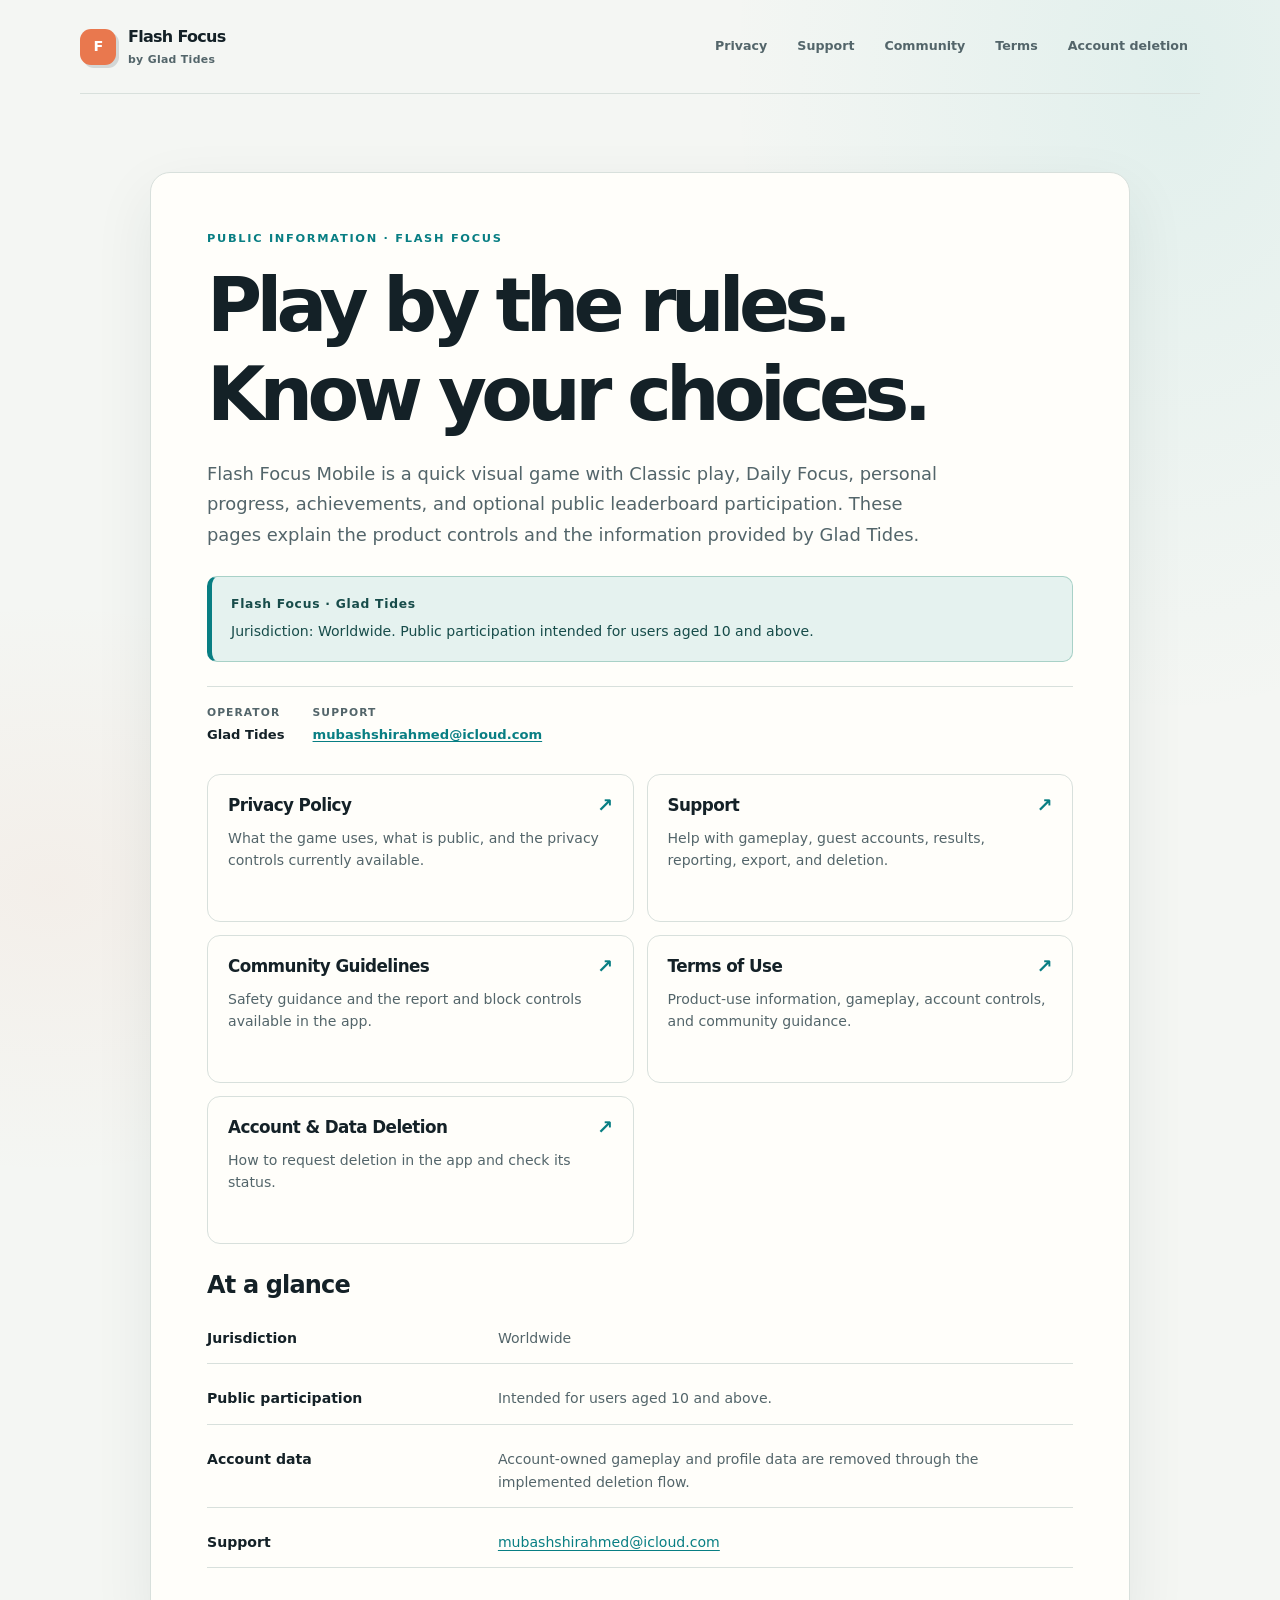
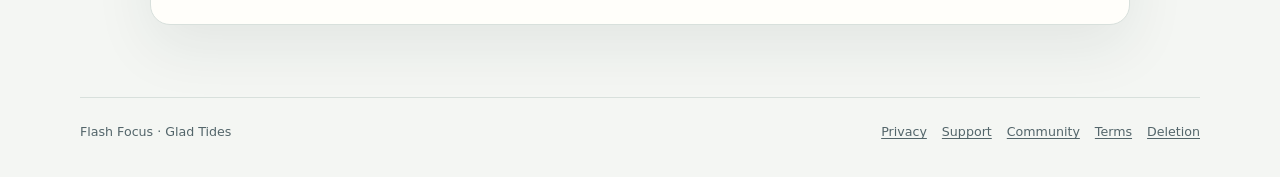
<file: index.html>
<!doctype html>
<html lang="en">
  <head>
    <meta charset="utf-8">
    <meta name="viewport" content="width=device-width, initial-scale=1">
    <meta name="color-scheme" content="light dark">
    <meta name="robots" content="index, follow">
    <meta name="description" content="Official Flash Focus information for privacy, support, community guidelines, terms of use, and account deletion.">
    <meta property="og:type" content="website">
    <meta property="og:title" content="Flash Focus — Public Information">
    <meta property="og:description" content="Flash Focus privacy, support, community guidelines, terms of use, and account-deletion information.">
    <title>Flash Focus — Player Information</title>
    <link rel="icon" href="./favicon.svg" type="image/svg+xml">
    <link rel="stylesheet" href="./site.css">
  </head>
  <body>
    <div class="site-shell">
      <header class="masthead">
        <a class="brand" href="./index.html" aria-label="Flash Focus public information home">
          <span class="brand-mark" aria-hidden="true">F</span>
          <span>Flash Focus <span class="brand-subtitle">by Glad Tides</span></span>
        </a>
        <nav class="primary-nav" aria-label="Public information">
          <a href="./privacy-policy.html">Privacy</a>
          <a href="./support.html">Support</a>
          <a href="./community-guidelines.html">Community</a>
          <a href="./terms.html">Terms</a>
          <a href="./account-deletion.html">Account deletion</a>
        </nav>
      </header>
      <main class="page-main">
        <section class="page-content home-content" aria-labelledby="page-title">
          <p class="eyebrow">Public information · Flash Focus</p>
          <h1 id="page-title">Play by the rules. Know your choices.</h1>
          <p class="lede">Flash Focus Mobile is a quick visual game with Classic play, Daily Focus, personal progress, achievements, and optional public leaderboard participation. These pages explain the product controls and the information provided by Glad Tides.</p>
          <aside class="policy-note" aria-label="Operator and participation information">
            <strong>Flash Focus · Glad Tides</strong>
            <p>Jurisdiction: Worldwide. Public participation intended for users aged 10 and above.</p>
          </aside>
          <dl class="metadata">
            <div><dt>Operator</dt><dd>Glad Tides</dd></div>
            <div><dt>Support</dt><dd><a href="mailto:mubashshirahmed@icloud.com">mubashshirahmed@icloud.com</a></dd></div>
          </dl>
          <div class="page-grid" aria-label="Flash Focus information pages">
            <a class="page-card" href="./privacy-policy.html">
              <h2>Privacy Policy</h2>
              <p>What the game uses, what is public, and the privacy controls currently available.</p>
            </a>
            <a class="page-card" href="./support.html">
              <h2>Support</h2>
              <p>Help with gameplay, guest accounts, results, reporting, export, and deletion.</p>
            </a>
            <a class="page-card" href="./community-guidelines.html">
              <h2>Community Guidelines</h2>
              <p>Safety guidance and the report and block controls available in the app.</p>
            </a>
            <a class="page-card" href="./terms.html">
              <h2>Terms of Use</h2>
              <p>Product-use information, gameplay, account controls, and community guidance.</p>
            </a>
            <a class="page-card" href="./account-deletion.html">
              <h2>Account &amp; Data Deletion</h2>
              <p>How to request deletion in the app and check its status.</p>
            </a>
          </div>
          <section class="content-section">
            <h2>At a glance</h2>
            <dl class="status-list">
              <div class="status-row"><dt>Jurisdiction</dt><dd>Worldwide</dd></div>
              <div class="status-row"><dt>Public participation</dt><dd>Intended for users aged 10 and above.</dd></div>
              <div class="status-row"><dt>Account data</dt><dd>Account-owned gameplay and profile data are removed through the implemented deletion flow.</dd></div>
              <div class="status-row"><dt>Support</dt><dd><a href="mailto:mubashshirahmed@icloud.com">mubashshirahmed@icloud.com</a></dd></div>
            </dl>
          </section>
        </section>
      </main>
      <footer class="site-footer">
        <div class="footer-inner">
          <p>Flash Focus · Glad Tides</p>
          <nav aria-label="Footer pages">
            <a href="./privacy-policy.html">Privacy</a>
            <a href="./support.html">Support</a>
            <a href="./community-guidelines.html">Community</a>
            <a href="./terms.html">Terms</a>
            <a href="./account-deletion.html">Deletion</a>
          </nav>
        </div>
      </footer>
    </div>
  </body>
</html>
</file>
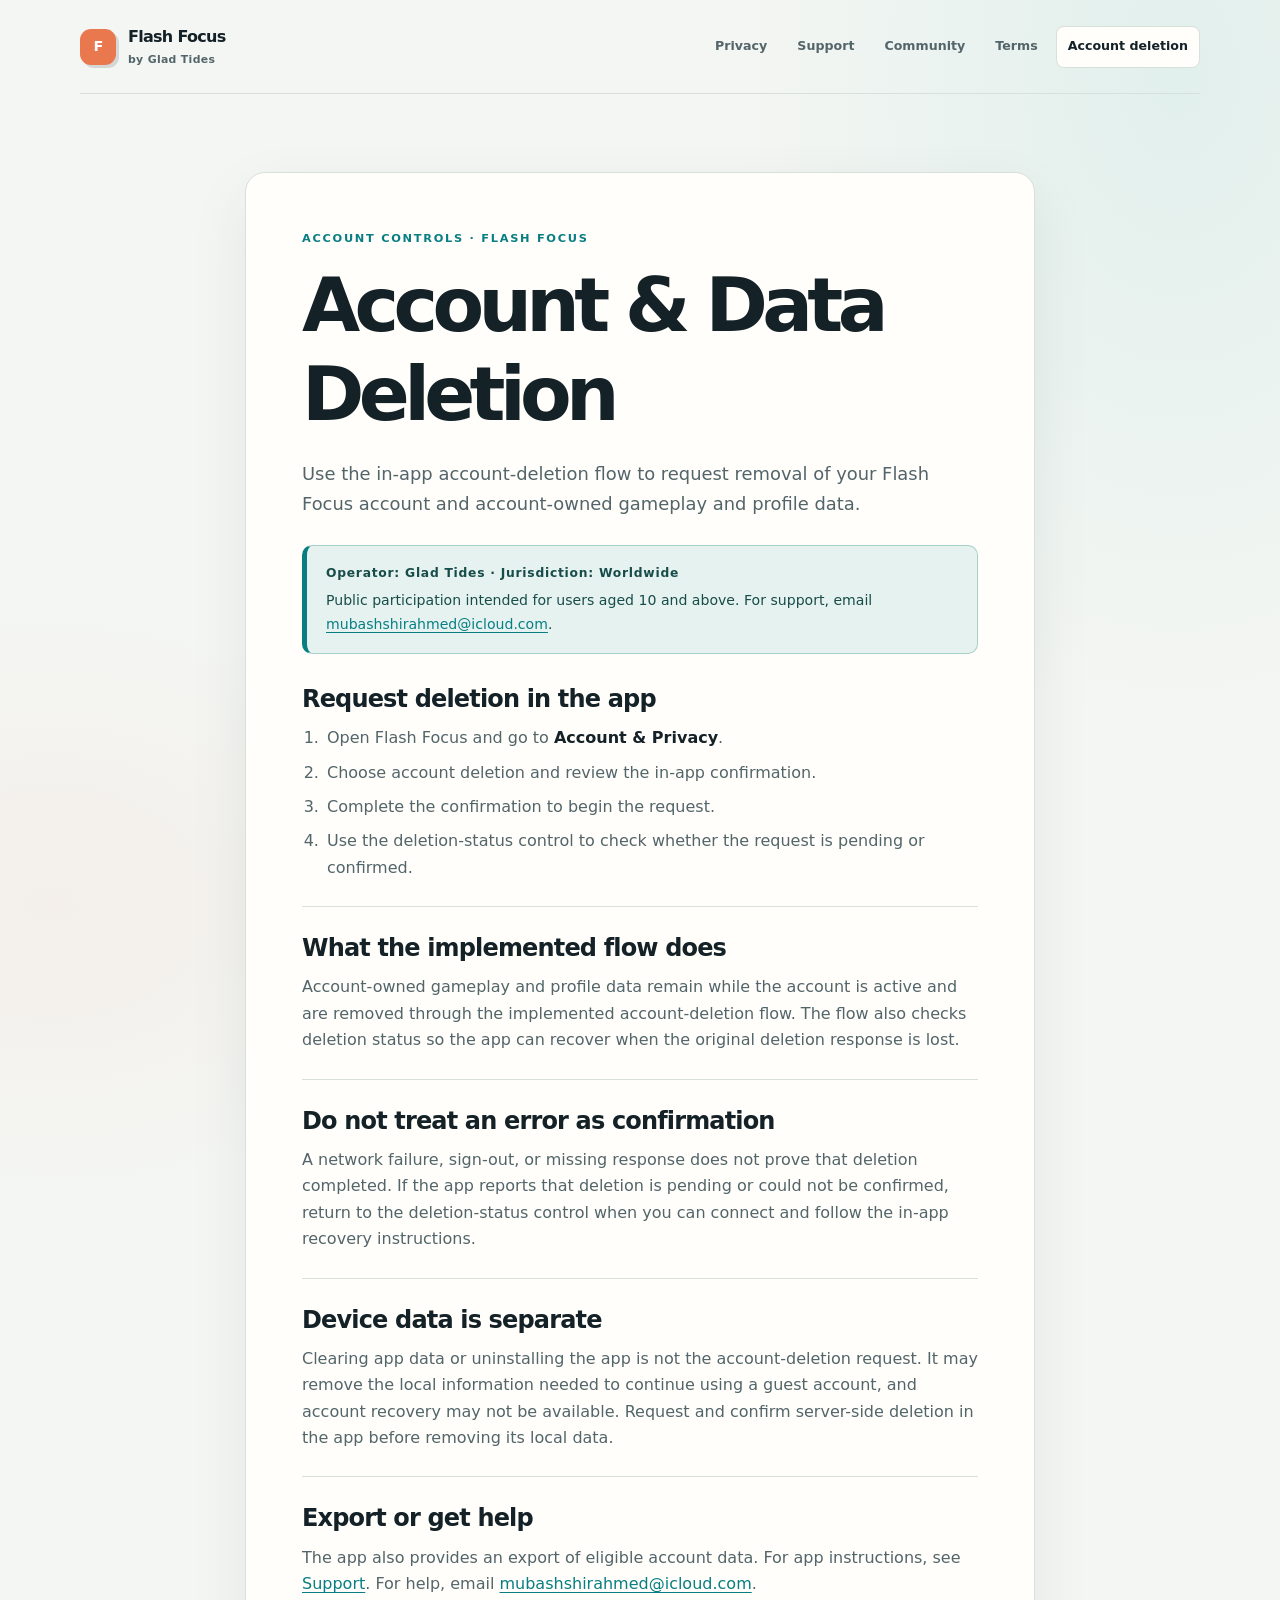
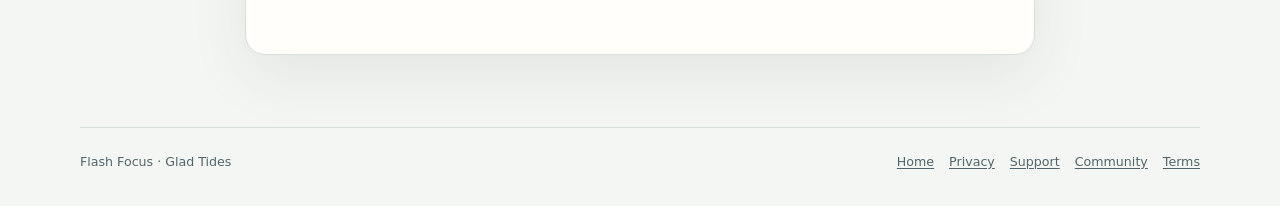
<file: account-deletion.html>
<!doctype html>
<html lang="en">
  <head>
    <meta charset="utf-8">
    <meta name="viewport" content="width=device-width, initial-scale=1">
    <meta name="color-scheme" content="light dark">
    <meta name="robots" content="index, follow">
    <meta name="description" content="How to request Flash Focus account deletion and check its status in the app.">
    <meta property="og:type" content="website">
    <meta property="og:title" content="Account &amp; Data Deletion — Flash Focus">
    <meta property="og:description" content="Use the in-app deletion flow and check its status. Device-data removal is not the same as account deletion.">
    <title>Account &amp; Data Deletion — Flash Focus</title>
    <link rel="icon" href="./favicon.svg" type="image/svg+xml">
    <link rel="stylesheet" href="./site.css">
  </head>
  <body>
    <div class="site-shell">
      <header class="masthead">
        <a class="brand" href="./index.html" aria-label="Flash Focus public information home"><span class="brand-mark" aria-hidden="true">F</span><span>Flash Focus <span class="brand-subtitle">by Glad Tides</span></span></a>
        <nav class="primary-nav" aria-label="Public information">
          <a href="./privacy-policy.html">Privacy</a><a href="./support.html">Support</a><a href="./community-guidelines.html">Community</a><a href="./terms.html">Terms</a><a href="./account-deletion.html" aria-current="page">Account deletion</a>
        </nav>
      </header>
      <main class="page-main">
        <article class="page-content">
          <p class="eyebrow">Account controls · Flash Focus</p>
          <h1>Account &amp; Data Deletion</h1>
          <p class="lede">Use the in-app account-deletion flow to request removal of your Flash Focus account and account-owned gameplay and profile data.</p>
          <aside class="policy-note" aria-label="Operator and contact information">
            <strong>Operator: Glad Tides · Jurisdiction: Worldwide</strong>
            <p>Public participation intended for users aged 10 and above. For support, email <a href="mailto:mubashshirahmed@icloud.com">mubashshirahmed@icloud.com</a>.</p>
          </aside>
          <section class="content-section">
            <h2>Request deletion in the app</h2>
            <ol>
              <li>Open Flash Focus and go to <strong>Account &amp; Privacy</strong>.</li>
              <li>Choose account deletion and review the in-app confirmation.</li>
              <li>Complete the confirmation to begin the request.</li>
              <li>Use the deletion-status control to check whether the request is pending or confirmed.</li>
            </ol>
          </section>
          <section class="content-section">
            <h2>What the implemented flow does</h2>
            <p>Account-owned gameplay and profile data remain while the account is active and are removed through the implemented account-deletion flow. The flow also checks deletion status so the app can recover when the original deletion response is lost.</p>
          </section>
          <section class="content-section">
            <h2>Do not treat an error as confirmation</h2>
            <p>A network failure, sign-out, or missing response does not prove that deletion completed. If the app reports that deletion is pending or could not be confirmed, return to the deletion-status control when you can connect and follow the in-app recovery instructions.</p>
          </section>
          <section class="content-section">
            <h2>Device data is separate</h2>
            <p>Clearing app data or uninstalling the app is not the account-deletion request. It may remove the local information needed to continue using a guest account, and account recovery may not be available. Request and confirm server-side deletion in the app before removing its local data.</p>
          </section>
          <section class="content-section">
            <h2>Export or get help</h2>
            <p>The app also provides an export of eligible account data. For app instructions, see <a href="./support.html">Support</a>. For help, email <a href="mailto:mubashshirahmed@icloud.com">mubashshirahmed@icloud.com</a>.</p>
          </section>
        </article>
      </main>
      <footer class="site-footer"><div class="footer-inner"><p>Flash Focus · Glad Tides</p><nav aria-label="Footer pages"><a href="./index.html">Home</a><a href="./privacy-policy.html">Privacy</a><a href="./support.html">Support</a><a href="./community-guidelines.html">Community</a><a href="./terms.html">Terms</a></nav></div></footer>
    </div>
  </body>
</html>
</file>
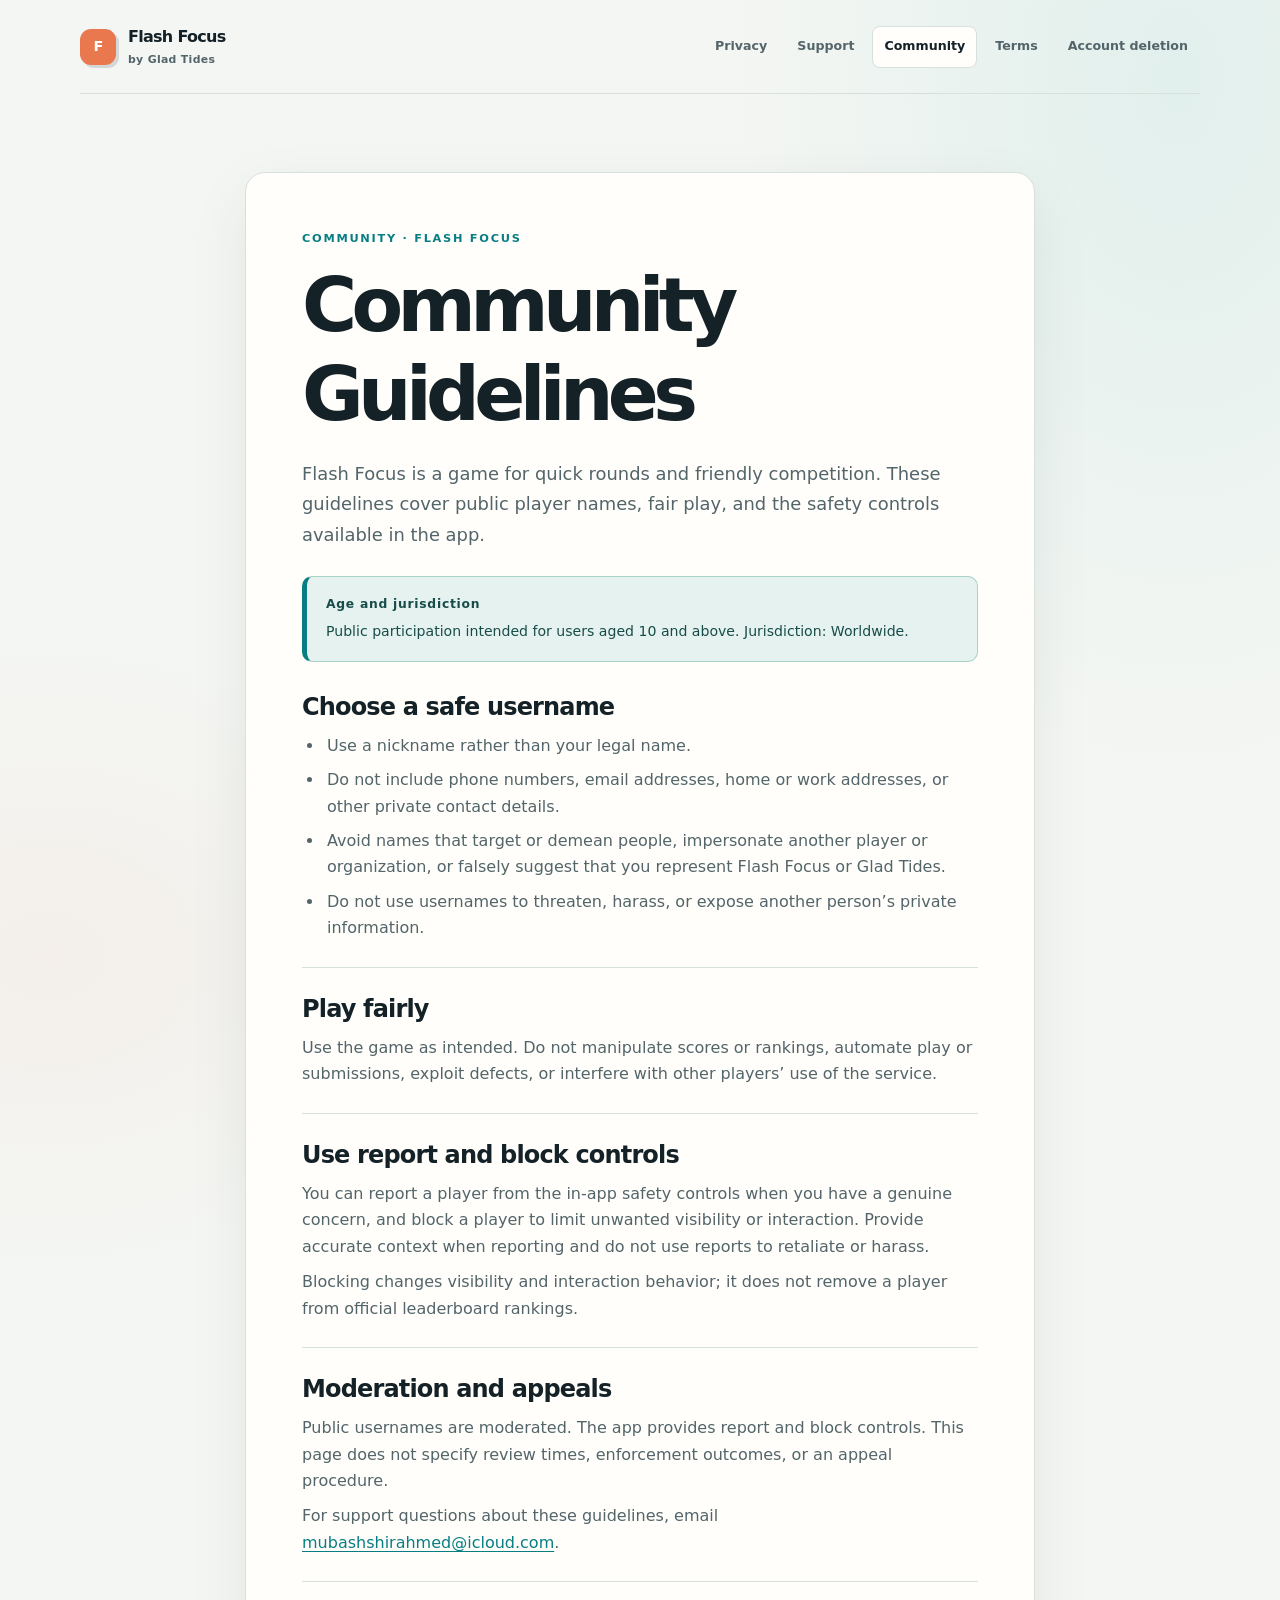
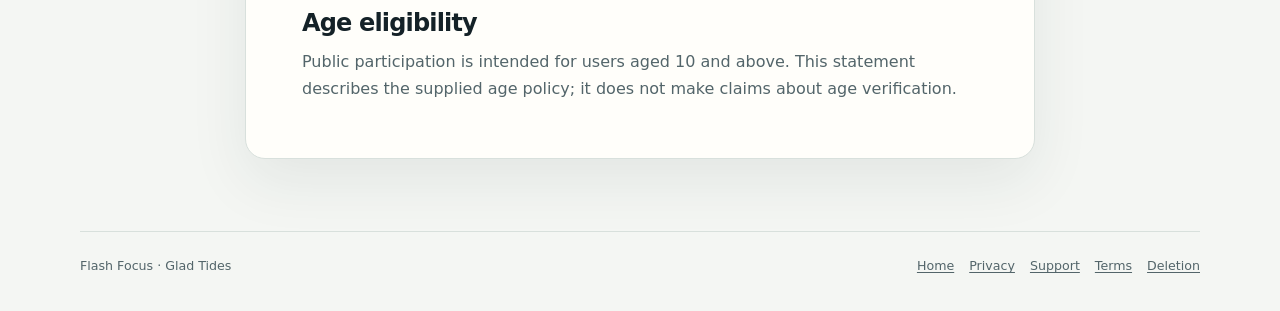
<file: community-guidelines.html>
<!doctype html>
<html lang="en">
  <head>
    <meta charset="utf-8">
    <meta name="viewport" content="width=device-width, initial-scale=1">
    <meta name="color-scheme" content="light dark">
    <meta name="robots" content="index, follow">
    <meta name="description" content="Flash Focus community guidance for public usernames, fair play, reporting, and blocking.">
    <meta property="og:type" content="website">
    <meta property="og:title" content="Community Guidelines — Flash Focus">
    <meta property="og:description" content="Help keep Flash Focus fair and respectful. Public usernames are moderated; report and block tools are available in the app.">
    <title>Community Guidelines — Flash Focus</title>
    <link rel="icon" href="./favicon.svg" type="image/svg+xml">
    <link rel="stylesheet" href="./site.css">
  </head>
  <body>
    <div class="site-shell">
      <header class="masthead">
        <a class="brand" href="./index.html" aria-label="Flash Focus public information home"><span class="brand-mark" aria-hidden="true">F</span><span>Flash Focus <span class="brand-subtitle">by Glad Tides</span></span></a>
        <nav class="primary-nav" aria-label="Public information">
          <a href="./privacy-policy.html">Privacy</a><a href="./support.html">Support</a><a href="./community-guidelines.html" aria-current="page">Community</a><a href="./terms.html">Terms</a><a href="./account-deletion.html">Account deletion</a>
        </nav>
      </header>
      <main class="page-main">
        <article class="page-content">
          <p class="eyebrow">Community · Flash Focus</p>
          <h1>Community Guidelines</h1>
          <p class="lede">Flash Focus is a game for quick rounds and friendly competition. These guidelines cover public player names, fair play, and the safety controls available in the app.</p>
          <aside class="policy-note" aria-label="Age and jurisdiction">
            <strong>Age and jurisdiction</strong>
            <p>Public participation intended for users aged 10 and above. Jurisdiction: Worldwide.</p>
          </aside>
          <section class="content-section">
            <h2>Choose a safe username</h2>
            <ul>
              <li>Use a nickname rather than your legal name.</li>
              <li>Do not include phone numbers, email addresses, home or work addresses, or other private contact details.</li>
              <li>Avoid names that target or demean people, impersonate another player or organization, or falsely suggest that you represent Flash Focus or Glad Tides.</li>
              <li>Do not use usernames to threaten, harass, or expose another person’s private information.</li>
            </ul>
          </section>
          <section class="content-section">
            <h2>Play fairly</h2>
            <p>Use the game as intended. Do not manipulate scores or rankings, automate play or submissions, exploit defects, or interfere with other players’ use of the service.</p>
          </section>
          <section class="content-section">
            <h2>Use report and block controls</h2>
            <p>You can report a player from the in-app safety controls when you have a genuine concern, and block a player to limit unwanted visibility or interaction. Provide accurate context when reporting and do not use reports to retaliate or harass.</p>
            <p>Blocking changes visibility and interaction behavior; it does not remove a player from official leaderboard rankings.</p>
          </section>
          <section class="content-section">
            <h2>Moderation and appeals</h2>
            <p>Public usernames are moderated. The app provides report and block controls. This page does not specify review times, enforcement outcomes, or an appeal procedure.</p>
            <p>For support questions about these guidelines, email <a href="mailto:mubashshirahmed@icloud.com">mubashshirahmed@icloud.com</a>.</p>
          </section>
          <section class="content-section">
            <h2>Age eligibility</h2>
            <p>Public participation is intended for users aged 10 and above. This statement describes the supplied age policy; it does not make claims about age verification.</p>
          </section>
        </article>
      </main>
      <footer class="site-footer"><div class="footer-inner"><p>Flash Focus · Glad Tides</p><nav aria-label="Footer pages"><a href="./index.html">Home</a><a href="./privacy-policy.html">Privacy</a><a href="./support.html">Support</a><a href="./terms.html">Terms</a><a href="./account-deletion.html">Deletion</a></nav></div></footer>
    </div>
  </body>
</html>
</file>
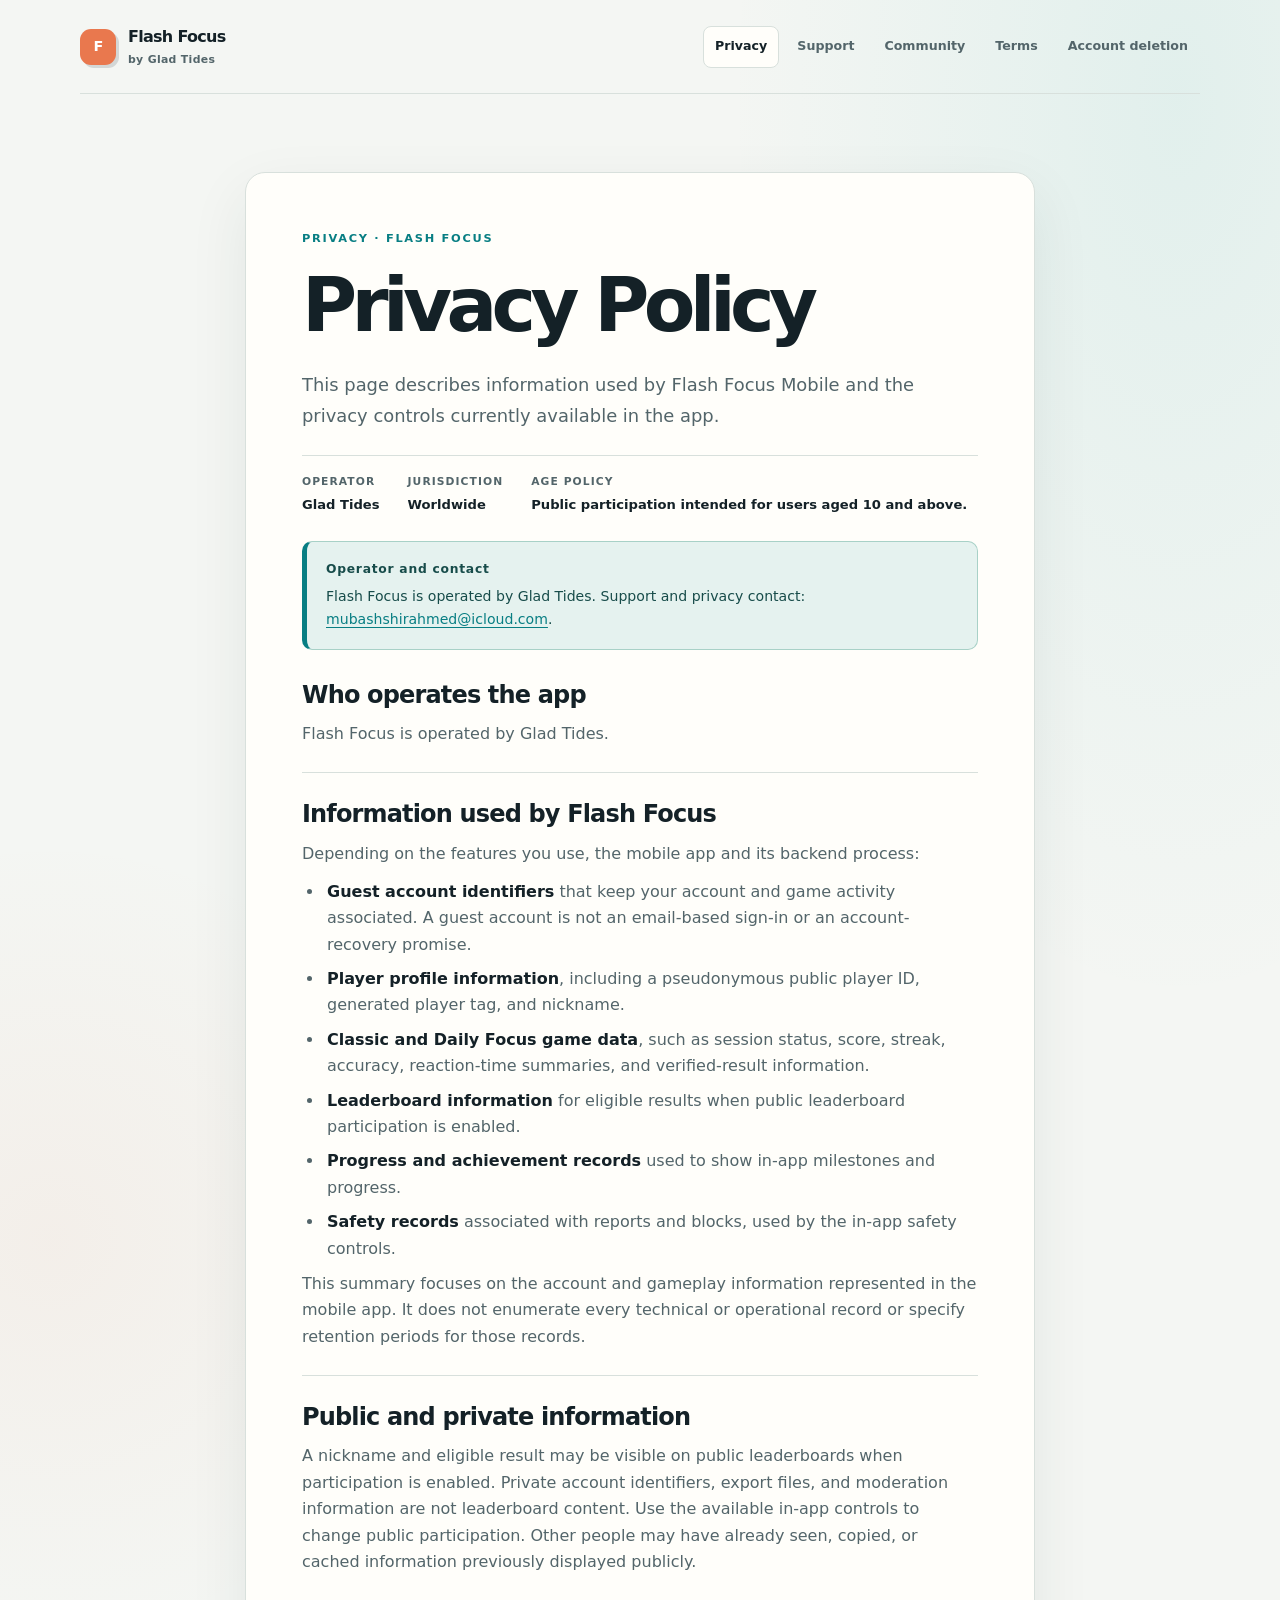
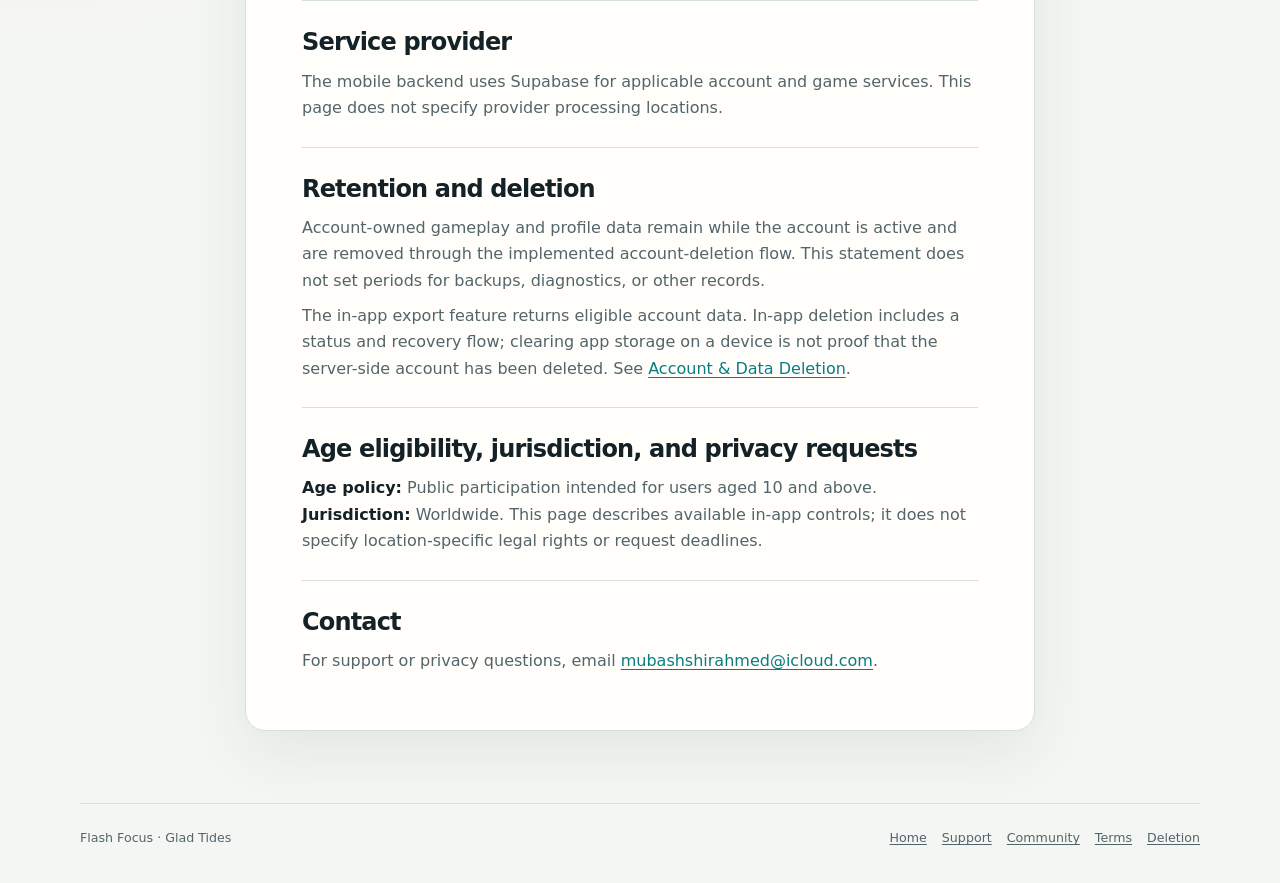
<file: privacy-policy.html>
<!doctype html>
<html lang="en">
  <head>
    <meta charset="utf-8">
    <meta name="viewport" content="width=device-width, initial-scale=1">
    <meta name="color-scheme" content="light dark">
    <meta name="robots" content="index, follow">
    <meta name="description" content="Information about the data Flash Focus uses and the privacy controls available in the game.">
    <meta property="og:type" content="website">
    <meta property="og:title" content="Privacy Policy — Flash Focus">
    <meta property="og:description" content="Learn what Flash Focus uses for guest accounts, gameplay, leaderboards, progress, and safety features.">
    <title>Privacy Policy — Flash Focus</title>
    <link rel="icon" href="./favicon.svg" type="image/svg+xml">
    <link rel="stylesheet" href="./site.css">
  </head>
  <body>
    <div class="site-shell">
      <header class="masthead">
        <a class="brand" href="./index.html" aria-label="Flash Focus public information home"><span class="brand-mark" aria-hidden="true">F</span><span>Flash Focus <span class="brand-subtitle">by Glad Tides</span></span></a>
        <nav class="primary-nav" aria-label="Public information">
          <a href="./privacy-policy.html" aria-current="page">Privacy</a><a href="./support.html">Support</a><a href="./community-guidelines.html">Community</a><a href="./terms.html">Terms</a><a href="./account-deletion.html">Account deletion</a>
        </nav>
      </header>
      <main class="page-main">
        <article class="page-content">
          <p class="eyebrow">Privacy · Flash Focus</p>
          <h1>Privacy Policy</h1>
          <p class="lede">This page describes information used by Flash Focus Mobile and the privacy controls currently available in the app.</p>
          <dl class="metadata">
            <div><dt>Operator</dt><dd>Glad Tides</dd></div>
            <div><dt>Jurisdiction</dt><dd>Worldwide</dd></div>
            <div><dt>Age policy</dt><dd>Public participation intended for users aged 10 and above.</dd></div>
          </dl>
          <aside class="policy-note" aria-label="Operator information">
            <strong>Operator and contact</strong>
            <p>Flash Focus is operated by Glad Tides. Support and privacy contact: <a href="mailto:mubashshirahmed@icloud.com">mubashshirahmed@icloud.com</a>.</p>
          </aside>
          <section class="content-section">
            <h2>Who operates the app</h2>
            <p>Flash Focus is operated by Glad Tides.</p>
          </section>
          <section class="content-section">
            <h2>Information used by Flash Focus</h2>
            <p>Depending on the features you use, the mobile app and its backend process:</p>
            <ul>
              <li><strong>Guest account identifiers</strong> that keep your account and game activity associated. A guest account is not an email-based sign-in or an account-recovery promise.</li>
              <li><strong>Player profile information</strong>, including a pseudonymous public player ID, generated player tag, and nickname.</li>
              <li><strong>Classic and Daily Focus game data</strong>, such as session status, score, streak, accuracy, reaction-time summaries, and verified-result information.</li>
              <li><strong>Leaderboard information</strong> for eligible results when public leaderboard participation is enabled.</li>
              <li><strong>Progress and achievement records</strong> used to show in-app milestones and progress.</li>
              <li><strong>Safety records</strong> associated with reports and blocks, used by the in-app safety controls.</li>
            </ul>
            <p>This summary focuses on the account and gameplay information represented in the mobile app. It does not enumerate every technical or operational record or specify retention periods for those records.</p>
          </section>
          <section class="content-section">
            <h2>Public and private information</h2>
            <p>A nickname and eligible result may be visible on public leaderboards when participation is enabled. Private account identifiers, export files, and moderation information are not leaderboard content. Use the available in-app controls to change public participation. Other people may have already seen, copied, or cached information previously displayed publicly.</p>
          </section>
          <section class="content-section">
            <h2>Service provider</h2>
            <p>The mobile backend uses Supabase for applicable account and game services. This page does not specify provider processing locations.</p>
          </section>
          <section class="content-section">
            <h2>Retention and deletion</h2>
            <p>Account-owned gameplay and profile data remain while the account is active and are removed through the implemented account-deletion flow. This statement does not set periods for backups, diagnostics, or other records.</p>
            <p>The in-app export feature returns eligible account data. In-app deletion includes a status and recovery flow; clearing app storage on a device is not proof that the server-side account has been deleted. See <a href="./account-deletion.html">Account &amp; Data Deletion</a>.</p>
          </section>
          <section class="content-section">
            <h2>Age eligibility, jurisdiction, and privacy requests</h2>
            <p><strong>Age policy:</strong> Public participation intended for users aged 10 and above. <strong>Jurisdiction:</strong> Worldwide. This page describes available in-app controls; it does not specify location-specific legal rights or request deadlines.</p>
          </section>
          <section class="content-section">
            <h2>Contact</h2>
            <p>For support or privacy questions, email <a href="mailto:mubashshirahmed@icloud.com">mubashshirahmed@icloud.com</a>.</p>
          </section>
        </article>
      </main>
      <footer class="site-footer"><div class="footer-inner"><p>Flash Focus · Glad Tides</p><nav aria-label="Footer pages"><a href="./index.html">Home</a><a href="./support.html">Support</a><a href="./community-guidelines.html">Community</a><a href="./terms.html">Terms</a><a href="./account-deletion.html">Deletion</a></nav></div></footer>
    </div>
  </body>
</html>
</file>
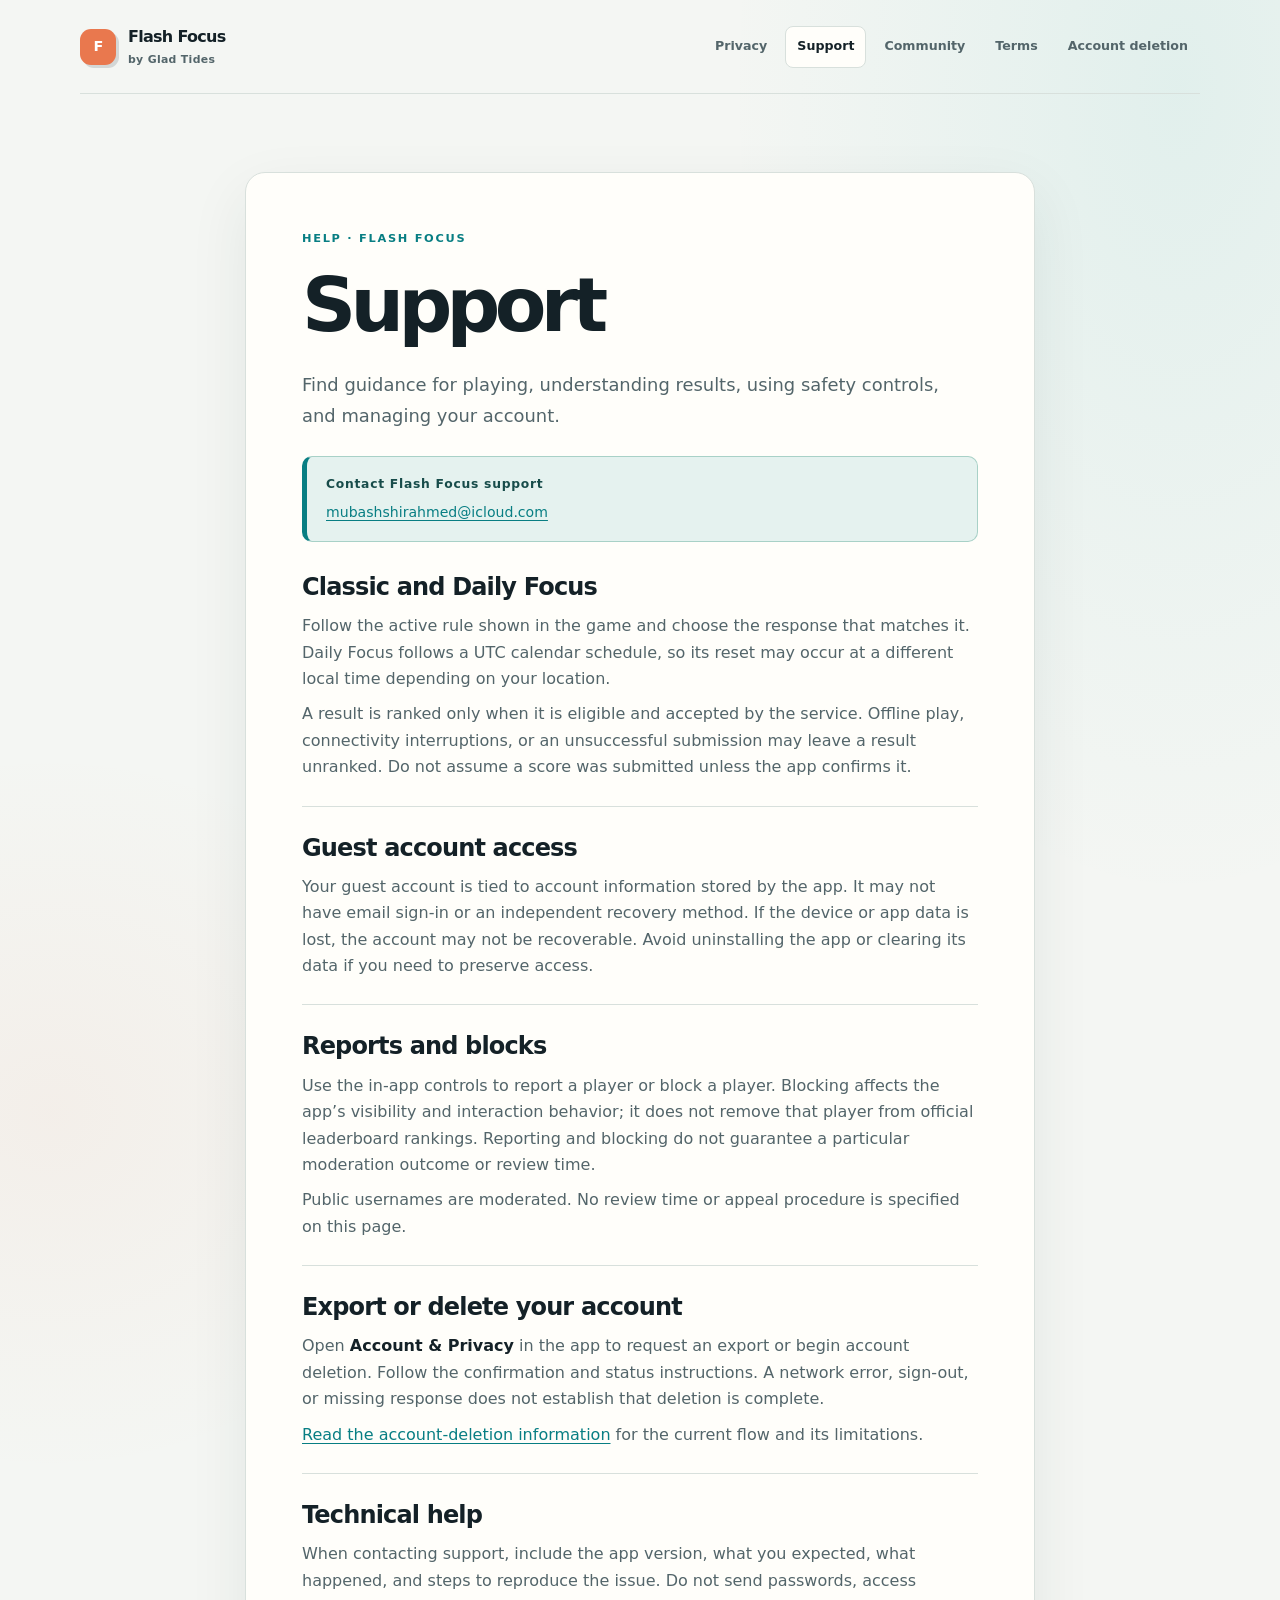
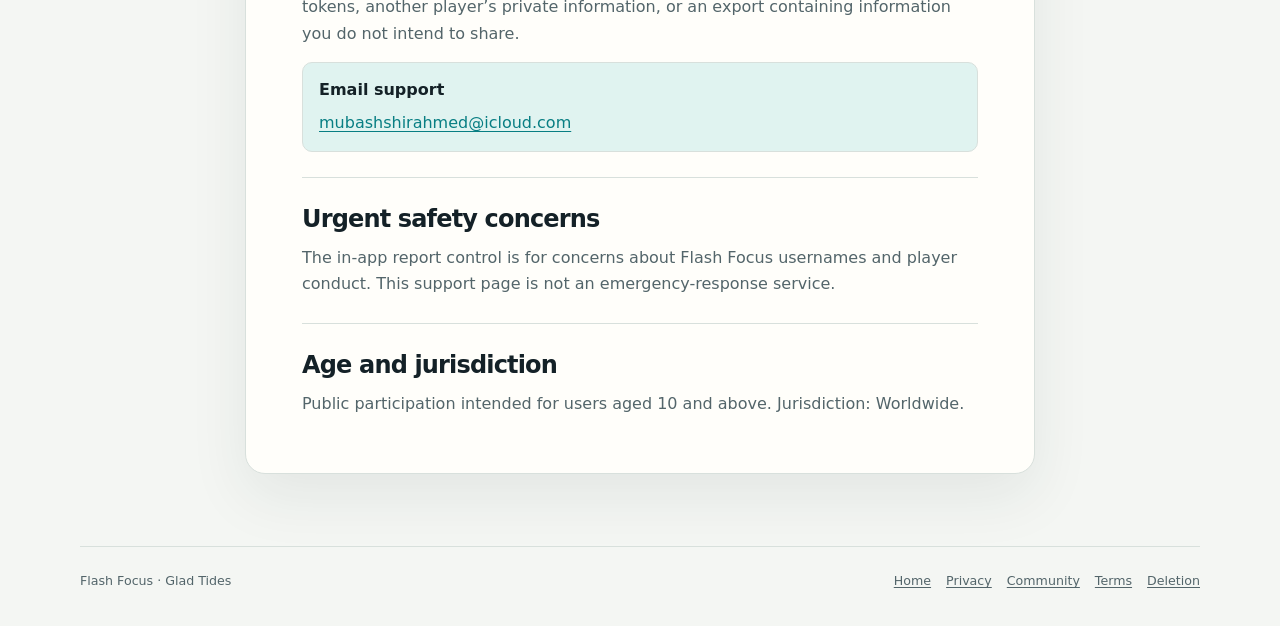
<file: support.html>
<!doctype html>
<html lang="en">
  <head>
    <meta charset="utf-8">
    <meta name="viewport" content="width=device-width, initial-scale=1">
    <meta name="color-scheme" content="light dark">
    <meta name="robots" content="index, follow">
    <meta name="description" content="Flash Focus support for gameplay, guest accounts, safety tools, data export, and account deletion.">
    <meta property="og:type" content="website">
    <meta property="og:title" content="Support — Flash Focus">
    <meta property="og:description" content="Help with Classic, Daily Focus, guest accounts, reports, blocks, export, and deletion.">
    <title>Support — Flash Focus</title>
    <link rel="icon" href="./favicon.svg" type="image/svg+xml">
    <link rel="stylesheet" href="./site.css">
  </head>
  <body>
    <div class="site-shell">
      <header class="masthead">
        <a class="brand" href="./index.html" aria-label="Flash Focus public information home"><span class="brand-mark" aria-hidden="true">F</span><span>Flash Focus <span class="brand-subtitle">by Glad Tides</span></span></a>
        <nav class="primary-nav" aria-label="Public information">
          <a href="./privacy-policy.html">Privacy</a><a href="./support.html" aria-current="page">Support</a><a href="./community-guidelines.html">Community</a><a href="./terms.html">Terms</a><a href="./account-deletion.html">Account deletion</a>
        </nav>
      </header>
      <main class="page-main">
        <article class="page-content">
          <p class="eyebrow">Help · Flash Focus</p>
          <h1>Support</h1>
          <p class="lede">Find guidance for playing, understanding results, using safety controls, and managing your account.</p>
          <aside class="policy-note" aria-label="Support contact">
            <strong>Contact Flash Focus support</strong>
            <p><a href="mailto:mubashshirahmed@icloud.com">mubashshirahmed@icloud.com</a></p>
          </aside>
          <section class="content-section">
            <h2>Classic and Daily Focus</h2>
            <p>Follow the active rule shown in the game and choose the response that matches it. Daily Focus follows a UTC calendar schedule, so its reset may occur at a different local time depending on your location.</p>
            <p>A result is ranked only when it is eligible and accepted by the service. Offline play, connectivity interruptions, or an unsuccessful submission may leave a result unranked. Do not assume a score was submitted unless the app confirms it.</p>
          </section>
          <section class="content-section">
            <h2>Guest account access</h2>
            <p>Your guest account is tied to account information stored by the app. It may not have email sign-in or an independent recovery method. If the device or app data is lost, the account may not be recoverable. Avoid uninstalling the app or clearing its data if you need to preserve access.</p>
          </section>
          <section class="content-section">
            <h2>Reports and blocks</h2>
            <p>Use the in-app controls to report a player or block a player. Blocking affects the app’s visibility and interaction behavior; it does not remove that player from official leaderboard rankings. Reporting and blocking do not guarantee a particular moderation outcome or review time.</p>
            <p>Public usernames are moderated. No review time or appeal procedure is specified on this page.</p>
          </section>
          <section class="content-section">
            <h2>Export or delete your account</h2>
            <p>Open <strong>Account &amp; Privacy</strong> in the app to request an export or begin account deletion. Follow the confirmation and status instructions. A network error, sign-out, or missing response does not establish that deletion is complete.</p>
            <p><a href="./account-deletion.html">Read the account-deletion information</a> for the current flow and its limitations.</p>
          </section>
          <section class="content-section">
            <h2>Technical help</h2>
            <p>When contacting support, include the app version, what you expected, what happened, and steps to reproduce the issue. Do not send passwords, access tokens, another player’s private information, or an export containing information you do not intend to share.</p>
            <div class="notice-card"><p><strong>Email support</strong></p><p><a href="mailto:mubashshirahmed@icloud.com">mubashshirahmed@icloud.com</a></p></div>
          </section>
          <section class="content-section">
            <h2>Urgent safety concerns</h2>
            <p>The in-app report control is for concerns about Flash Focus usernames and player conduct. This support page is not an emergency-response service.</p>
          </section>
          <section class="content-section">
            <h2>Age and jurisdiction</h2>
            <p>Public participation intended for users aged 10 and above. Jurisdiction: Worldwide.</p>
          </section>
        </article>
      </main>
      <footer class="site-footer"><div class="footer-inner"><p>Flash Focus · Glad Tides</p><nav aria-label="Footer pages"><a href="./index.html">Home</a><a href="./privacy-policy.html">Privacy</a><a href="./community-guidelines.html">Community</a><a href="./terms.html">Terms</a><a href="./account-deletion.html">Deletion</a></nav></div></footer>
    </div>
  </body>
</html>
</file>
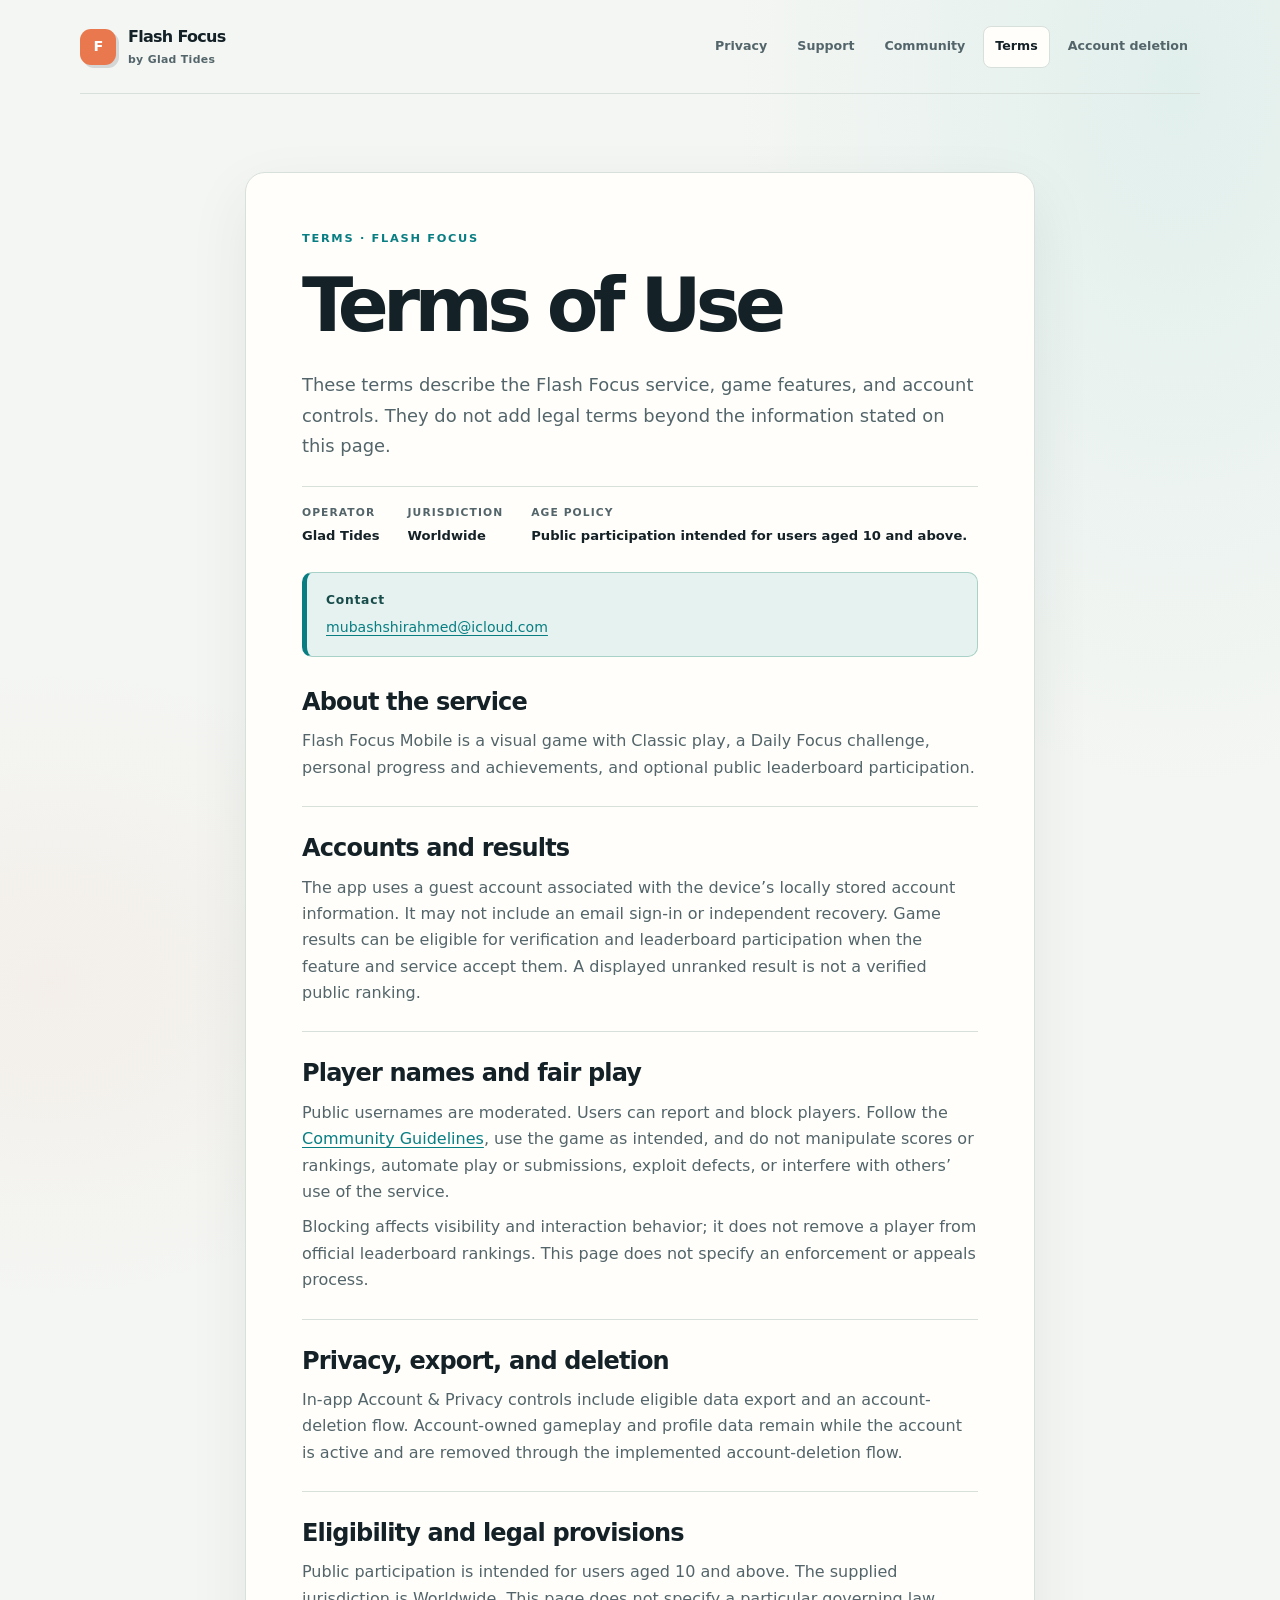
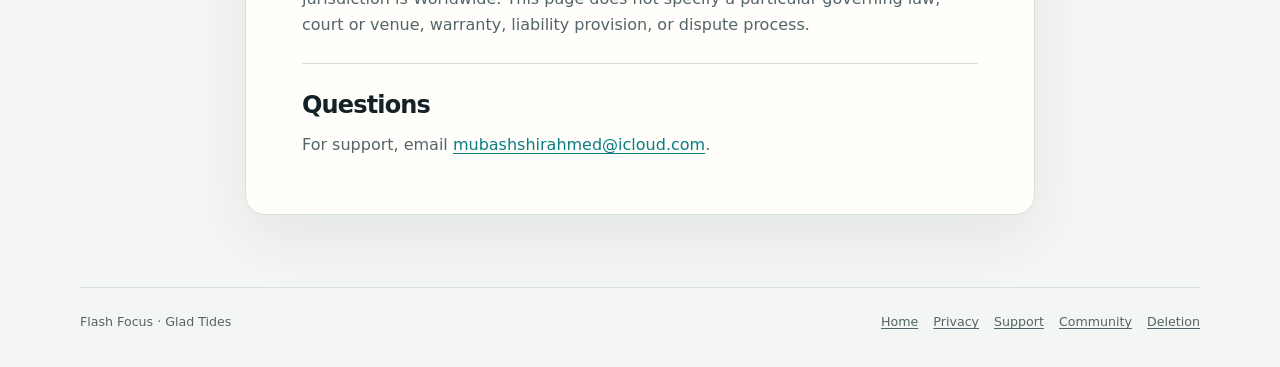
<file: terms.html>
<!doctype html>
<html lang="en">
  <head>
    <meta charset="utf-8">
    <meta name="viewport" content="width=device-width, initial-scale=1">
    <meta name="color-scheme" content="light dark">
    <meta name="robots" content="index, follow">
    <meta name="description" content="Flash Focus terms of use describing gameplay, guest accounts, leaderboards, and account controls.">
    <meta property="og:type" content="website">
    <meta property="og:title" content="Terms of Use — Flash Focus">
    <meta property="og:description" content="Flash Focus game features, account controls, and community guidelines.">
    <title>Terms of Use — Flash Focus</title>
    <link rel="icon" href="./favicon.svg" type="image/svg+xml">
    <link rel="stylesheet" href="./site.css">
  </head>
  <body>
    <div class="site-shell">
      <header class="masthead">
        <a class="brand" href="./index.html" aria-label="Flash Focus public information home"><span class="brand-mark" aria-hidden="true">F</span><span>Flash Focus <span class="brand-subtitle">by Glad Tides</span></span></a>
        <nav class="primary-nav" aria-label="Public information">
          <a href="./privacy-policy.html">Privacy</a><a href="./support.html">Support</a><a href="./community-guidelines.html">Community</a><a href="./terms.html" aria-current="page">Terms</a><a href="./account-deletion.html">Account deletion</a>
        </nav>
      </header>
      <main class="page-main">
        <article class="page-content">
          <p class="eyebrow">Terms · Flash Focus</p>
          <h1>Terms of Use</h1>
          <p class="lede">These terms describe the Flash Focus service, game features, and account controls. They do not add legal terms beyond the information stated on this page.</p>
          <dl class="metadata">
            <div><dt>Operator</dt><dd>Glad Tides</dd></div>
            <div><dt>Jurisdiction</dt><dd>Worldwide</dd></div>
            <div><dt>Age policy</dt><dd>Public participation intended for users aged 10 and above.</dd></div>
          </dl>
          <aside class="policy-note" aria-label="Contact information">
            <strong>Contact</strong>
            <p><a href="mailto:mubashshirahmed@icloud.com">mubashshirahmed@icloud.com</a></p>
          </aside>
          <section class="content-section">
            <h2>About the service</h2>
            <p>Flash Focus Mobile is a visual game with Classic play, a Daily Focus challenge, personal progress and achievements, and optional public leaderboard participation.</p>
          </section>
          <section class="content-section">
            <h2>Accounts and results</h2>
            <p>The app uses a guest account associated with the device’s locally stored account information. It may not include an email sign-in or independent recovery. Game results can be eligible for verification and leaderboard participation when the feature and service accept them. A displayed unranked result is not a verified public ranking.</p>
          </section>
          <section class="content-section">
            <h2>Player names and fair play</h2>
            <p>Public usernames are moderated. Users can report and block players. Follow the <a href="./community-guidelines.html">Community Guidelines</a>, use the game as intended, and do not manipulate scores or rankings, automate play or submissions, exploit defects, or interfere with others’ use of the service.</p>
            <p>Blocking affects visibility and interaction behavior; it does not remove a player from official leaderboard rankings. This page does not specify an enforcement or appeals process.</p>
          </section>
          <section class="content-section">
            <h2>Privacy, export, and deletion</h2>
            <p>In-app Account &amp; Privacy controls include eligible data export and an account-deletion flow. Account-owned gameplay and profile data remain while the account is active and are removed through the implemented account-deletion flow.</p>
          </section>
          <section class="content-section">
            <h2>Eligibility and legal provisions</h2>
            <p>Public participation is intended for users aged 10 and above. The supplied jurisdiction is Worldwide. This page does not specify a particular governing law, court or venue, warranty, liability provision, or dispute process.</p>
          </section>
          <section class="content-section">
            <h2>Questions</h2>
            <p>For support, email <a href="mailto:mubashshirahmed@icloud.com">mubashshirahmed@icloud.com</a>.</p>
          </section>
        </article>
      </main>
      <footer class="site-footer"><div class="footer-inner"><p>Flash Focus · Glad Tides</p><nav aria-label="Footer pages"><a href="./index.html">Home</a><a href="./privacy-policy.html">Privacy</a><a href="./support.html">Support</a><a href="./community-guidelines.html">Community</a><a href="./account-deletion.html">Deletion</a></nav></div></footer>
    </div>
  </body>
</html>
</file>
<file: site.css>
:root {
  color-scheme: light dark;
  --page: #f4f6f3;
  --paper: #fffefa;
  --ink: #142127;
  --muted: #53656a;
  --line: #d8e0dc;
  --accent: #087e83;
  --accent-soft: #e0f3f0;
  --orange: #e9784e;
  --notice-ink: #174c4a;
  --notice-bg: #e5f2ef;
  --notice-line: #a8d1c7;
  --shadow: 0 22px 60px rgb(29 55 53 / 8%);
  font-family: Inter, ui-sans-serif, system-ui, -apple-system, BlinkMacSystemFont, "Segoe UI", sans-serif;
}

* { box-sizing: border-box; }

html { min-width: 320px; scroll-behavior: smooth; }

body {
  margin: 0;
  background:
    radial-gradient(ellipse at 92% 4%, rgb(36 173 168 / 9%), transparent 28rem),
    radial-gradient(ellipse at 4% 50%, rgb(233 120 78 / 6%), transparent 25rem),
    var(--page);
  color: var(--ink);
  font-size: 16px;
  line-height: 1.65;
  text-rendering: optimizeLegibility;
  -webkit-font-smoothing: antialiased;
}

a { color: var(--accent); text-underline-offset: .18em; }
a:hover { text-decoration-thickness: 2px; }
a:focus-visible {
  border-radius: 3px;
  outline: 3px solid var(--orange);
  outline-offset: 4px;
}

.site-shell { width: min(100% - 40px, 1120px); margin-inline: auto; }

.masthead {
  display: flex;
  align-items: center;
  justify-content: space-between;
  gap: 24px;
  padding-block: 24px;
  border-bottom: 1px solid var(--line);
}

.brand {
  display: inline-flex;
  align-items: center;
  gap: 12px;
  color: var(--ink);
  font-size: 1rem;
  font-weight: 850;
  letter-spacing: -.045em;
  text-decoration: none;
}

.brand-mark {
  display: grid;
  width: 36px;
  height: 36px;
  place-items: center;
  border-radius: 11px;
  background: var(--orange);
  color: #fff;
  box-shadow: 3px 3px 0 rgb(20 33 39 / 14%);
  font-size: .9rem;
  font-weight: 900;
}

.brand-subtitle {
  display: block;
  margin-top: 1px;
  color: var(--muted);
  font-size: .68rem;
  font-weight: 650;
  letter-spacing: .03em;
}

.primary-nav {
  display: flex;
  flex-wrap: wrap;
  justify-content: flex-end;
  gap: 6px;
}

.primary-nav a {
  min-height: 42px;
  padding: 9px 11px;
  border: 1px solid transparent;
  border-radius: 8px;
  color: var(--muted);
  font-size: .79rem;
  font-weight: 700;
  text-decoration: none;
}

.primary-nav a:hover,
.primary-nav a[aria-current="page"] {
  border-color: var(--line);
  background: var(--paper);
  color: var(--ink);
}

.page-main { min-height: 65vh; padding-block: clamp(36px, 7vw, 78px) 72px; }

.page-content {
  width: min(100%, 790px);
  margin-inline: auto;
  padding: clamp(25px, 5vw, 56px);
  border: 1px solid var(--line);
  border-radius: 20px;
  background: var(--paper);
  box-shadow: var(--shadow);
}

.home-content { width: min(100%, 980px); }

.eyebrow {
  margin: 0 0 13px;
  color: var(--accent);
  font-size: .71rem;
  font-weight: 800;
  letter-spacing: .15em;
  text-transform: uppercase;
}

h1, h2, h3 { color: var(--ink); line-height: 1.18; }
h1 {
  max-width: 16ch;
  margin: 0;
  font-size: clamp(2.35rem, 7vw, 4.7rem);
  font-weight: 850;
  letter-spacing: -.075em;
}
h2 { margin: 0 0 12px; font-size: clamp(1.18rem, 2.5vw, 1.5rem); letter-spacing: -.035em; }
h3 { margin: 0 0 7px; font-size: 1rem; letter-spacing: -.02em; }

.lede {
  max-width: 65ch;
  margin: 20px 0 0;
  color: var(--muted);
  font-size: clamp(1rem, 2vw, 1.12rem);
  line-height: 1.72;
}

.metadata {
  display: flex;
  flex-wrap: wrap;
  gap: 10px 28px;
  margin: 24px 0 0;
  padding: 17px 0 0;
  border-top: 1px solid var(--line);
}

.metadata div { display: grid; gap: 3px; }
.metadata dt { color: var(--muted); font-size: .67rem; font-weight: 800; letter-spacing: .1em; text-transform: uppercase; }
.metadata dd { margin: 0; font-size: .82rem; font-weight: 750; }

.policy-note {
  margin: 25px 0 4px;
  padding: 17px 19px;
  border: 1px solid var(--notice-line);
  border-left: 5px solid var(--accent);
  border-radius: 10px;
  background: var(--notice-bg);
  color: var(--notice-ink);
}

.policy-note strong { display: block; color: var(--notice-ink); font-size: .77rem; letter-spacing: .06em; }
.policy-note p { margin: 6px 0 0; color: inherit; font-size: .88rem; }

.content-section { padding-top: 27px; }
.content-section + .content-section { margin-top: 25px; border-top: 1px solid var(--line); }
.content-section > :last-child { margin-bottom: 0; }
.content-section p, .content-section li { color: var(--muted); }
.content-section p { margin: 9px 0 0; }
.content-section ul, .content-section ol { display: grid; gap: 8px; margin: 12px 0 0; padding-left: 22px; }
.content-section li { padding-left: 3px; }
.content-section strong { color: var(--ink); }

.notice-card {
  margin-top: 15px;
  padding: 14px 16px;
  border: 1px solid var(--line);
  border-radius: 10px;
  background: var(--accent-soft);
}
.notice-card p:first-child { margin-top: 0; }
.notice-card p { margin: 7px 0 0; }

.page-grid {
  display: grid;
  grid-template-columns: repeat(2, minmax(0, 1fr));
  gap: 13px;
  margin-top: 28px;
}

.page-card {
  display: block;
  min-height: 148px;
  padding: 20px;
  border: 1px solid var(--line);
  border-radius: 13px;
  background: var(--paper);
  color: inherit;
  text-decoration: none;
  transition: border-color .18s ease, transform .18s ease, box-shadow .18s ease;
}

.page-card:hover {
  transform: translateY(-2px);
  border-color: rgb(8 126 131 / 45%);
  box-shadow: 0 12px 28px rgb(29 55 53 / 8%);
}

.page-card h2 { display: flex; align-items: center; justify-content: space-between; gap: 12px; margin: 0; font-size: 1.05rem; }
.page-card h2::after { content: "↗"; color: var(--accent); font-size: 1.2rem; }
.page-card p { margin: 11px 0 0; color: var(--muted); font-size: .88rem; line-height: 1.55; }

.status-list { display: grid; gap: 10px; margin-top: 15px; }
.status-row { display: grid; grid-template-columns: minmax(120px, .65fr) minmax(0, 1.35fr); gap: 14px; padding: 13px 0; border-bottom: 1px solid var(--line); }
.status-row dt { color: var(--ink); font-size: .88rem; font-weight: 750; }
.status-row dd { margin: 0; color: var(--muted); font-size: .88rem; }

.site-footer {
  padding-block: 24px 34px;
  border-top: 1px solid var(--line);
  color: var(--muted);
  font-size: .79rem;
}
.footer-inner { display: flex; flex-wrap: wrap; justify-content: space-between; gap: 12px 24px; }
.site-footer p { margin: 0; }
.site-footer nav { display: flex; flex-wrap: wrap; gap: 7px 15px; }
.site-footer a { color: var(--muted); }

@media (prefers-color-scheme: dark) {
  :root {
    --page: #101719;
    --paper: #172124;
    --ink: #eef5f2;
    --muted: #b0c2bf;
    --line: #344443;
    --accent: #78dcda;
    --accent-soft: #203a39;
    --notice-ink: #d7f4eb;
    --notice-bg: #203b37;
    --notice-line: #426b62;
    --shadow: 0 22px 60px rgb(0 0 0 / 20%);
  }
  .policy-note { color: #d7f4eb; }
  .policy-note strong { color: var(--notice-ink); }
  .page-card:hover { border-color: rgb(120 220 218 / 50%); }
}

@media (max-width: 760px) {
  .site-shell { width: min(100% - 30px, 1120px); }
  .masthead { align-items: flex-start; flex-direction: column; gap: 14px; padding-block: 18px; }
  .primary-nav { justify-content: flex-start; width: 100%; flex-wrap: wrap; padding-bottom: 0; }
  .primary-nav a { flex: 0 0 auto; }
  .page-main { padding-block: 24px 42px; }
  .page-content { padding: clamp(21px, 5vw, 34px); border-radius: 15px; }
}

@media (max-width: 520px) {
  .page-grid { grid-template-columns: 1fr; }
  .page-card { min-height: 0; }
  .status-row { grid-template-columns: 1fr; gap: 4px; }
}

@media (prefers-reduced-motion: reduce) {
  *, *::before, *::after { scroll-behavior: auto !important; transition-duration: .01ms !important; }
}
</file>
